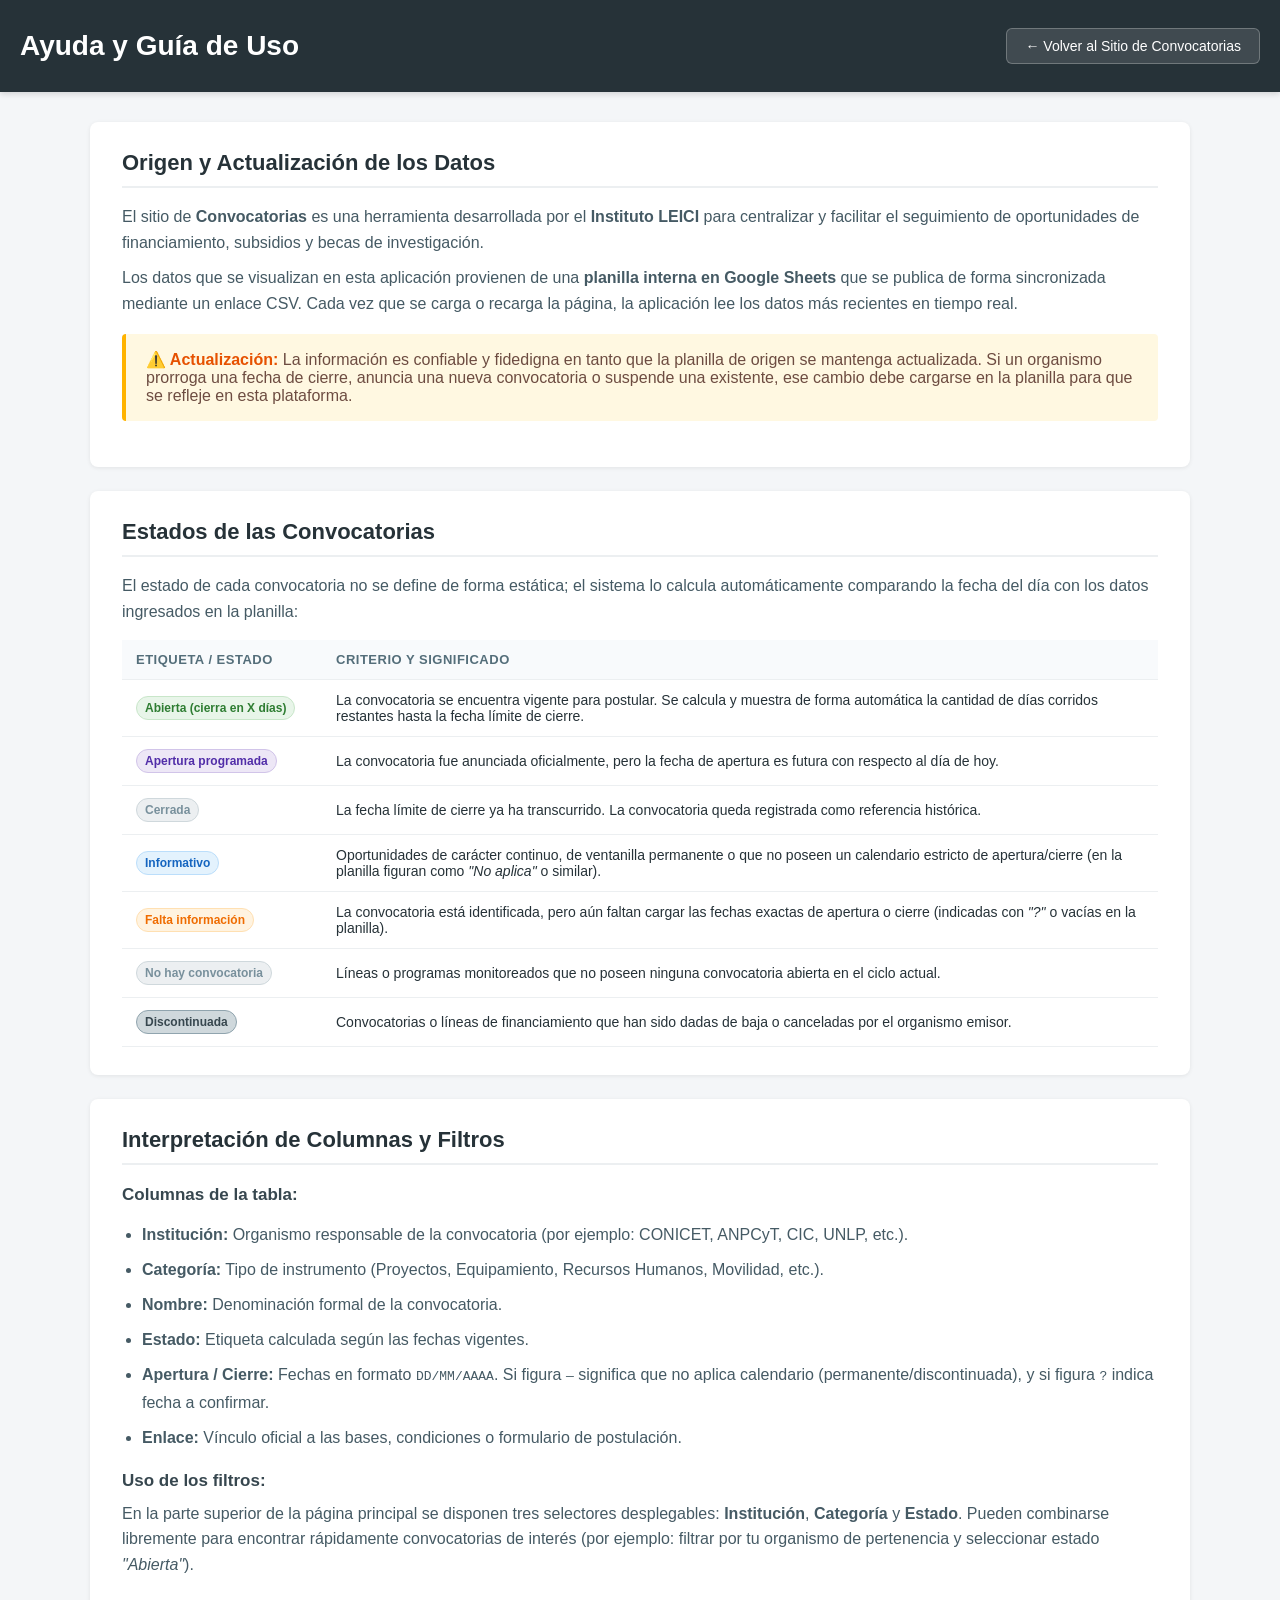
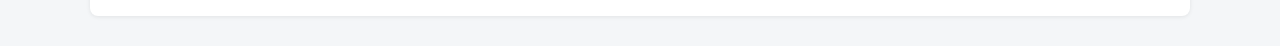
<file: ayuda.html>
<!DOCTYPE html>
<html lang="es">

<head>
    <meta charset="UTF-8">
    <meta name="viewport" content="width=device-width, initial-scale=1.0">
    <title>Ayuda y Guía — Convocatorias</title>
    <link rel="icon" href="favicon.ico" type="image/x-icon">
    <link rel="stylesheet" href="style.css">
</head>

<body>

    <header>
        <div class="header-content">
            <div class="header-titulos">
                <h1>Ayuda y Guía de Uso</h1>
            </div>
            <nav class="header-nav">
                <a href="index.html" class="nav-btn">← Volver al Sitio de Convocatorias</a>
            </nav>
        </div>
    </header>

    <main>
        <div class="ayuda-container">

            <!-- Origen de los datos -->
            <section class="ayuda-card">
                <h2>Origen y Actualización de los Datos</h2>
                <p>
                    El sitio de <strong>Convocatorias</strong> es una herramienta desarrollada por el <strong>Instituto
                        LEICI</strong> para centralizar y facilitar el seguimiento de oportunidades de financiamiento,
                    subsidios y becas de investigación.
                </p>
                <p>
                    Los datos que se visualizan en esta aplicación provienen de una <strong>planilla interna en Google
                        Sheets</strong> que se publica de forma sincronizada mediante un enlace CSV. Cada vez que se
                    carga o recarga la página, la aplicación lee los datos más recientes en tiempo real.
                </p>

                <div class="ayuda-alerta">
                    <strong>⚠️ Actualización:</strong> La información es confiable y fidedigna en tanto que la planilla
                    de origen se mantenga actualizada. Si un organismo prorroga una fecha de cierre, anuncia una nueva
                    convocatoria o suspende una existente, ese cambio debe cargarse en la planilla para que se refleje
                    en esta plataforma.
                </div>
            </section>

            <!-- Estados y Etiquetas -->
            <section class="ayuda-card">
                <h2>Estados de las Convocatorias</h2>
                <p>
                    El estado de cada convocatoria no se define de forma estática; el sistema lo calcula automáticamente
                    comparando la fecha del día con los datos ingresados en la planilla:
                </p>

                <table class="tabla-ayuda-estados">
                    <thead>
                        <tr>
                            <th style="width: 200px;">Etiqueta / Estado</th>
                            <th>Criterio y Significado</th>
                        </tr>
                    </thead>
                    <tbody>
                        <tr>
                            <td><span class="badge estado-verde">Abierta (cierra en X días)</span></td>
                            <td>La convocatoria se encuentra vigente para postular. Se calcula y muestra de forma
                                automática la cantidad de días corridos restantes hasta la fecha límite de cierre.</td>
                        </tr>
                        <tr>
                            <td><span class="badge estado-violeta">Apertura programada</span></td>
                            <td>La convocatoria fue anunciada oficialmente, pero la fecha de apertura es futura con
                                respecto al día de hoy.</td>
                        </tr>
                        <tr>
                            <td><span class="badge estado-gris">Cerrada</span></td>
                            <td>La fecha límite de cierre ya ha transcurrido. La convocatoria queda registrada como
                                referencia histórica.</td>
                        </tr>
                        <tr>
                            <td><span class="badge estado-azul">Informativo</span></td>
                            <td>Oportunidades de carácter continuo, de ventanilla permanente o que no poseen un
                                calendario estricto de apertura/cierre (en la planilla figuran como <em>"No aplica"</em>
                                o similar).</td>
                        </tr>
                        <tr>
                            <td><span class="badge estado-naranja">Falta información</span></td>
                            <td>La convocatoria está identificada, pero aún faltan cargar las fechas
                                exactas de apertura o cierre (indicadas con <em>"?"</em> o vacías en la planilla).</td>
                        </tr>
                        <tr>
                            <td><span class="badge estado-gris">No hay convocatoria</span></td>
                            <td>Líneas o programas monitoreados que no poseen ninguna convocatoria abierta en el ciclo
                                actual.</td>
                        </tr>
                        <tr>
                            <td><span class="badge estado-gris-oscuro">Discontinuada</span></td>
                            <td>Convocatorias o líneas de financiamiento que han sido dadas de baja o canceladas por el
                                organismo emisor.</td>
                        </tr>
                    </tbody>
                </table>
            </section>

            <!-- Columnas y Filtros -->
            <section class="ayuda-card">
                <h2>Interpretación de Columnas y Filtros</h2>

                <h3>Columnas de la tabla:</h3>
                <ul class="lista-guia">
                    <li><strong>Institución:</strong> Organismo responsable de la convocatoria (por ejemplo: CONICET,
                        ANPCyT, CIC, UNLP, etc.).</li>
                    <li><strong>Categoría:</strong> Tipo de instrumento (Proyectos, Equipamiento, Recursos Humanos,
                        Movilidad, etc.).</li>
                    <li><strong>Nombre:</strong> Denominación formal de la convocatoria.</li>
                    <li><strong>Estado:</strong> Etiqueta calculada según las fechas vigentes.</li>
                    <li><strong>Apertura / Cierre:</strong> Fechas en formato <code>DD/MM/AAAA</code>. Si figura
                        <code>—</code> significa que no aplica calendario (permanente/discontinuada), y si figura
                        <code>?</code> indica fecha a confirmar.
                    </li>
                    <li><strong>Enlace:</strong> Vínculo oficial a las bases, condiciones o formulario de postulación.
                    </li>
                </ul>

                <h3>Uso de los filtros:</h3>
                <p>
                    En la parte superior de la página principal se disponen tres selectores desplegables:
                    <strong>Institución</strong>, <strong>Categoría</strong> y <strong>Estado</strong>. Pueden
                    combinarse libremente para encontrar rápidamente convocatorias de interés (por ejemplo: filtrar por
                    tu organismo de pertenencia y seleccionar estado <em>"Abierta"</em>).
                </p>
            </section>

        </div>
    </main>

</body>

</html>
</file>
<file: style.css>
* {
    box-sizing: border-box;
}


body {
    margin: 0;

    font-family:
        Arial,
        Helvetica,
        sans-serif;

    background: #f4f6f8;

    color: #263238;
}


header {
    background: #263238;

    color: white;

    padding: 28px 20px;

    box-shadow:
        0 2px 6px rgba(0, 0, 0, 0.15);
}


.header-content {
    max-width: 1400px;
    margin: auto;
    display: flex;
    justify-content: space-between;
    align-items: center;
    flex-wrap: wrap;
    gap: 15px;
}


.header-titulos {
    flex: 1;
    min-width: 250px;
}


.header-nav {
    display: flex;
    align-items: center;
    gap: 12px;
}


.nav-btn {
    display: inline-flex;
    align-items: center;
    gap: 8px;
    background: rgba(255, 255, 255, 0.12);
    color: #ffffff;
    padding: 9px 18px;
    border-radius: 6px;
    font-size: 14px;
    font-weight: 500;
    text-decoration: none;
    border: 1px solid rgba(255, 255, 255, 0.25);
    transition: background 0.2s, border-color 0.2s;
}


.nav-btn:hover {
    background: rgba(255, 255, 255, 0.24);
    border-color: rgba(255, 255, 255, 0.45);
    color: #ffffff;
    text-decoration: none;
}


header h1 {
    margin: 0;
    font-size: 28px;
}


header p {
    margin: 0;

    color: #cfd8dc;

    font-size: 15px;
}


main {
    max-width: 1400px;

    margin: 30px auto;

    padding: 0 20px;
}


/* ============================================================
   Resumen
   ============================================================ */

.resumen {
    display: grid;

    grid-template-columns:
        repeat(4, 1fr);

    gap: 15px;

    margin-bottom: 25px;
}


.resumen-card {
    background: white;

    border-radius: 8px;

    padding: 18px 20px;

    box-shadow:
        0 1px 4px rgba(0, 0, 0, 0.10);
}


.resumen-label {
    display: block;

    color: #78909c;

    font-size: 13px;

    margin-bottom: 8px;
}


.resumen-card strong {
    font-size: 28px;
}


/* ============================================================
   Filtros
   ============================================================ */

.filtros {
    display: flex;

    gap: 20px;

    background: white;

    padding: 18px;

    border-radius: 8px;

    margin-bottom: 20px;

    box-shadow:
        0 1px 4px rgba(0, 0, 0, 0.10);
}


.filtros label {
    display: flex;

    flex-direction: column;

    gap: 6px;

    font-size: 13px;

    color: #546e7a;
}


.filtros select {
    min-width: 180px;

    padding: 8px 10px;

    border:
        1px solid #cfd8dc;

    border-radius: 5px;

    background: white;

    font-size: 14px;
}


/* ============================================================
   Tabla
   ============================================================ */

.tabla-container {
    background: white;

    border-radius: 8px;

    overflow-x: auto;

    box-shadow:
        0 1px 4px rgba(0, 0, 0, 0.10);
}


table {
    width: 100%;

    border-collapse: collapse;

    font-size: 14px;
}


thead {
    background: #eceff1;
}


th {
    text-align: left;

    padding: 13px 12px;

    color: #455a64;

    font-size: 12px;

    text-transform: uppercase;

    white-space: nowrap;
}


td {
    padding: 13px 12px;

    border-top:
        1px solid #eceff1;

    vertical-align: middle;
}


tbody tr:hover {
    background: #fafafa;
}


/* ============================================================
   Estados
   ============================================================ */

.estado {
    display: inline-flex;

    align-items: center;

    gap: 6px;

    font-weight: bold;

    white-space: nowrap;
}


.estado-ok {
    color: #2e7d32;
}


.estado-error {
    color: #c62828;
}


.estado-cambio {
    color: #ef6c00;
}


.estado-sin-cambio {
    color: #78909c;
}


/* Fila con alerta de cambio de contenido */
.fila-alerta {
    background: #fff8e1 !important;
}

.fila-alerta:hover {
    background: #fff3e0 !important;
}


/* ============================================================
   Enlaces
   ============================================================ */

a {
    color: #1565c0;

    text-decoration: none;
}


a:hover {
    text-decoration: underline;
}


/* ============================================================
   Campos de IA
   ============================================================ */

.ia-pendiente {
    color: #b0bec5;

    font-style: italic;

    white-space: nowrap;
}


.fecha {
    white-space: nowrap;
}


.badge {
    display: inline-block;

    padding: 4px 8px;

    border-radius: 12px;

    font-size: 12px;

    font-weight: bold;
}


.estado-rojo {
    background: #ffebee;
    color: #c62828;
    border: 1px solid #ffcdd2;
}

.estado-naranja {
    background: #fff3e0;
    color: #ef6c00;
    border: 1px solid #ffe0b2;
}

.estado-verde {
    background: #e8f5e9;
    color: #2e7d32;
    border: 1px solid #c8e6c9;
}

.estado-violeta {
    background: #ede7f6;
    color: #512da8;
    border: 1px solid #d1c4e9;
}

.estado-gris {
    background: #eceff1;
    color: #78909c;
    border: 1px solid #cfd8dc;
}

.estado-azul {
    background: #e3f2fd;
    color: #1565c0;
    border: 1px solid #bbdefb;
}

.estado-gris-oscuro {
    background: #cfd8dc;
    color: #37474f;
    border: 1px solid #90a4ae;
}




/* ============================================================
   Cargando
   ============================================================ */

.cargando {
    text-align: center;

    padding: 40px;

    color: #78909c;
}


/* ============================================================
   Pie
   ============================================================ */

.pie {
    margin-top: 20px;

    color: #78909c;

    font-size: 13px;

    text-align: right;
}


/* ============================================================
   Responsive
   ============================================================ */

@media (max-width: 900px) {

    .resumen {
        grid-template-columns:
            repeat(2, 1fr);
    }

}


@media (max-width: 600px) {

    .resumen {
        grid-template-columns: 1fr;
    }

    .filtros {
        flex-direction: column;
    }

}


/* ============================================================
   Página de Ayuda
   ============================================================ */

.ayuda-container {
    max-width: 1100px;
    margin: 0 auto;
}

.ayuda-card {
    background: #ffffff;
    border-radius: 8px;
    padding: 28px 32px;
    margin-bottom: 24px;
    box-shadow: 0 1px 4px rgba(0, 0, 0, 0.08);
}

.ayuda-card h2 {
    margin-top: 0;
    margin-bottom: 16px;
    font-size: 22px;
    color: #263238;
    border-bottom: 2px solid #eceff1;
    padding-bottom: 10px;
}

.ayuda-card h3 {
    margin-top: 20px;
    margin-bottom: 10px;
    font-size: 17px;
    color: #37474f;
}

.ayuda-card p {
    line-height: 1.6;
    color: #455a64;
    margin: 10px 0;
}

.ayuda-alerta {
    background: #fff8e1;
    border-left: 4px solid #ffb300;
    padding: 16px 20px;
    border-radius: 4px;
    margin: 18px 0;
    color: #6d4c41;
}

.ayuda-alerta strong {
    color: #e65100;
}

.tabla-ayuda-estados {
    width: 100%;
    border-collapse: collapse;
    margin-top: 15px;
}

.tabla-ayuda-estados th,
.tabla-ayuda-estados td {
    padding: 12px 14px;
    border-bottom: 1px solid #eceff1;
    text-align: left;
    vertical-align: middle;
}

.tabla-ayuda-estados th {
    background: #f8fafc;
    color: #546e7a;
    font-size: 13px;
    font-weight: 600;
    text-transform: uppercase;
    letter-spacing: 0.5px;
}

.lista-guia {
    padding-left: 20px;
    color: #455a64;
    line-height: 1.7;
}

.lista-guia li {
    margin-bottom: 8px;
}
</file>
